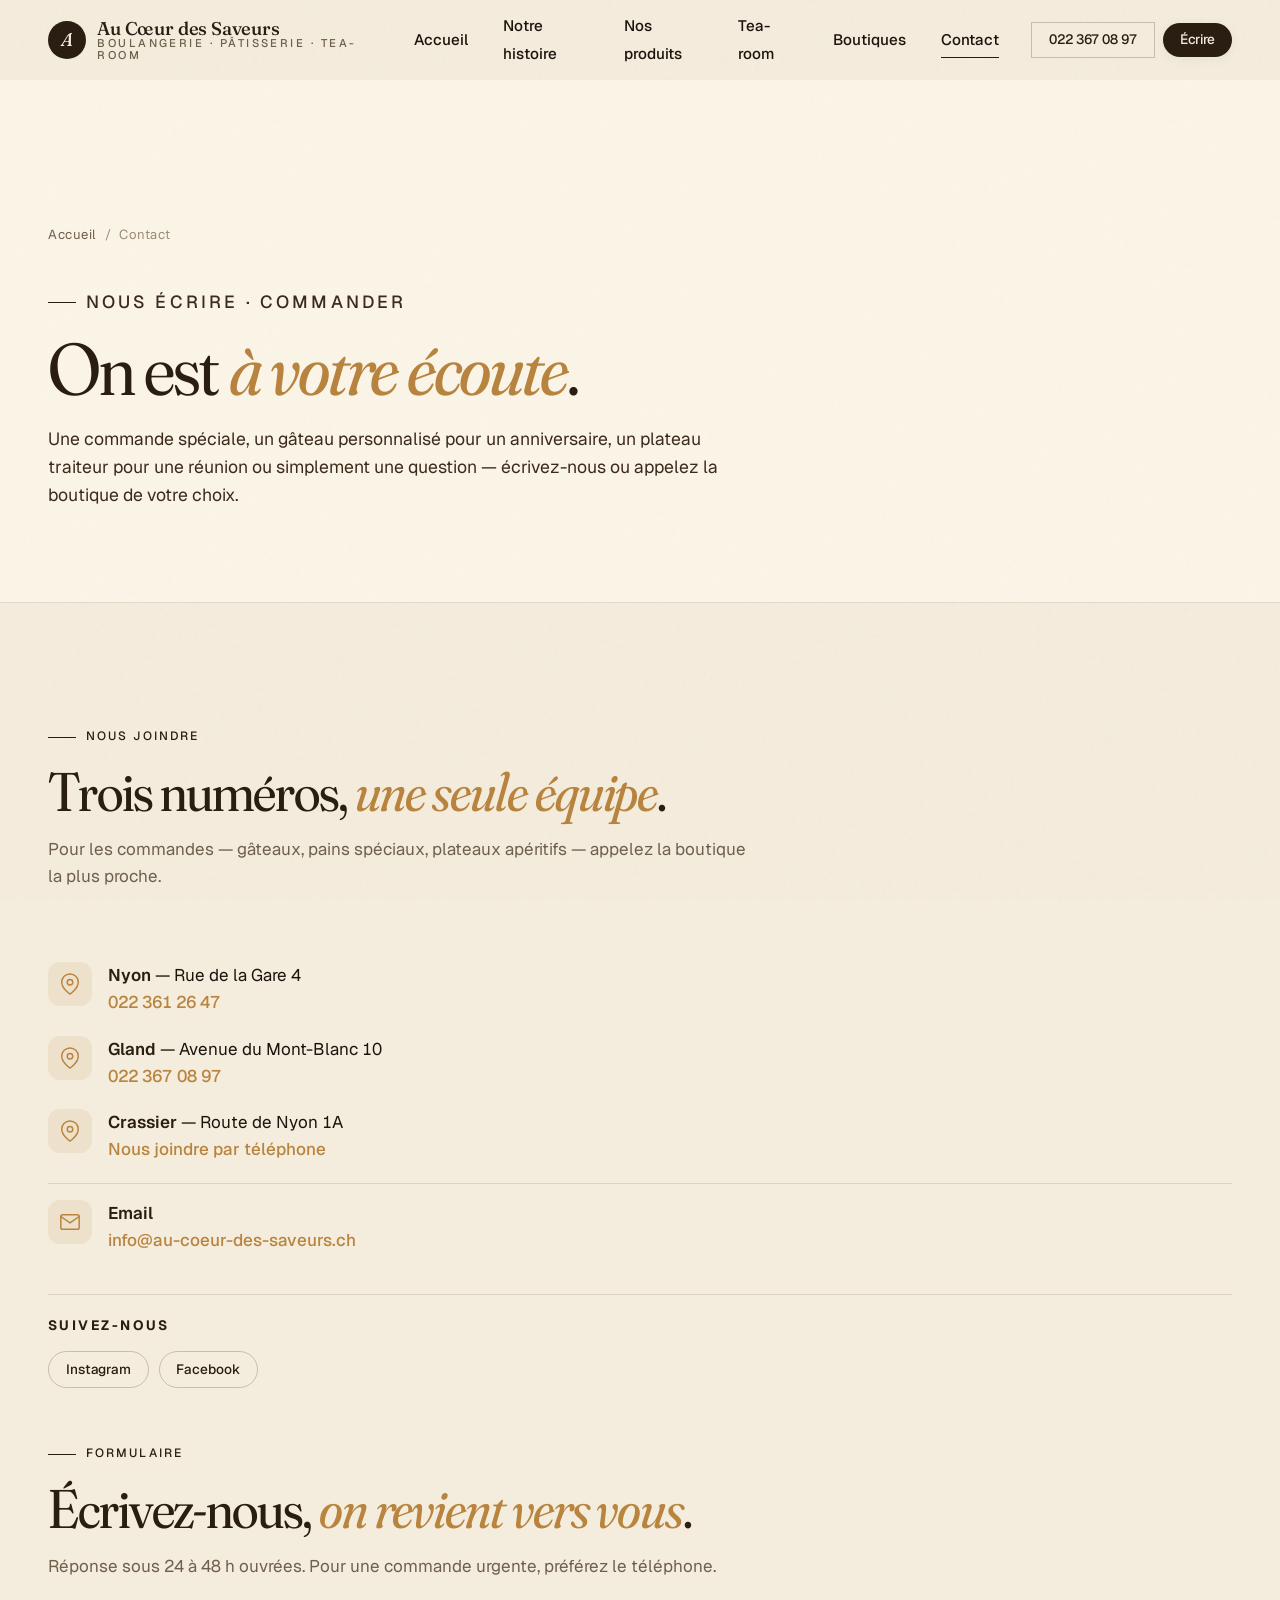
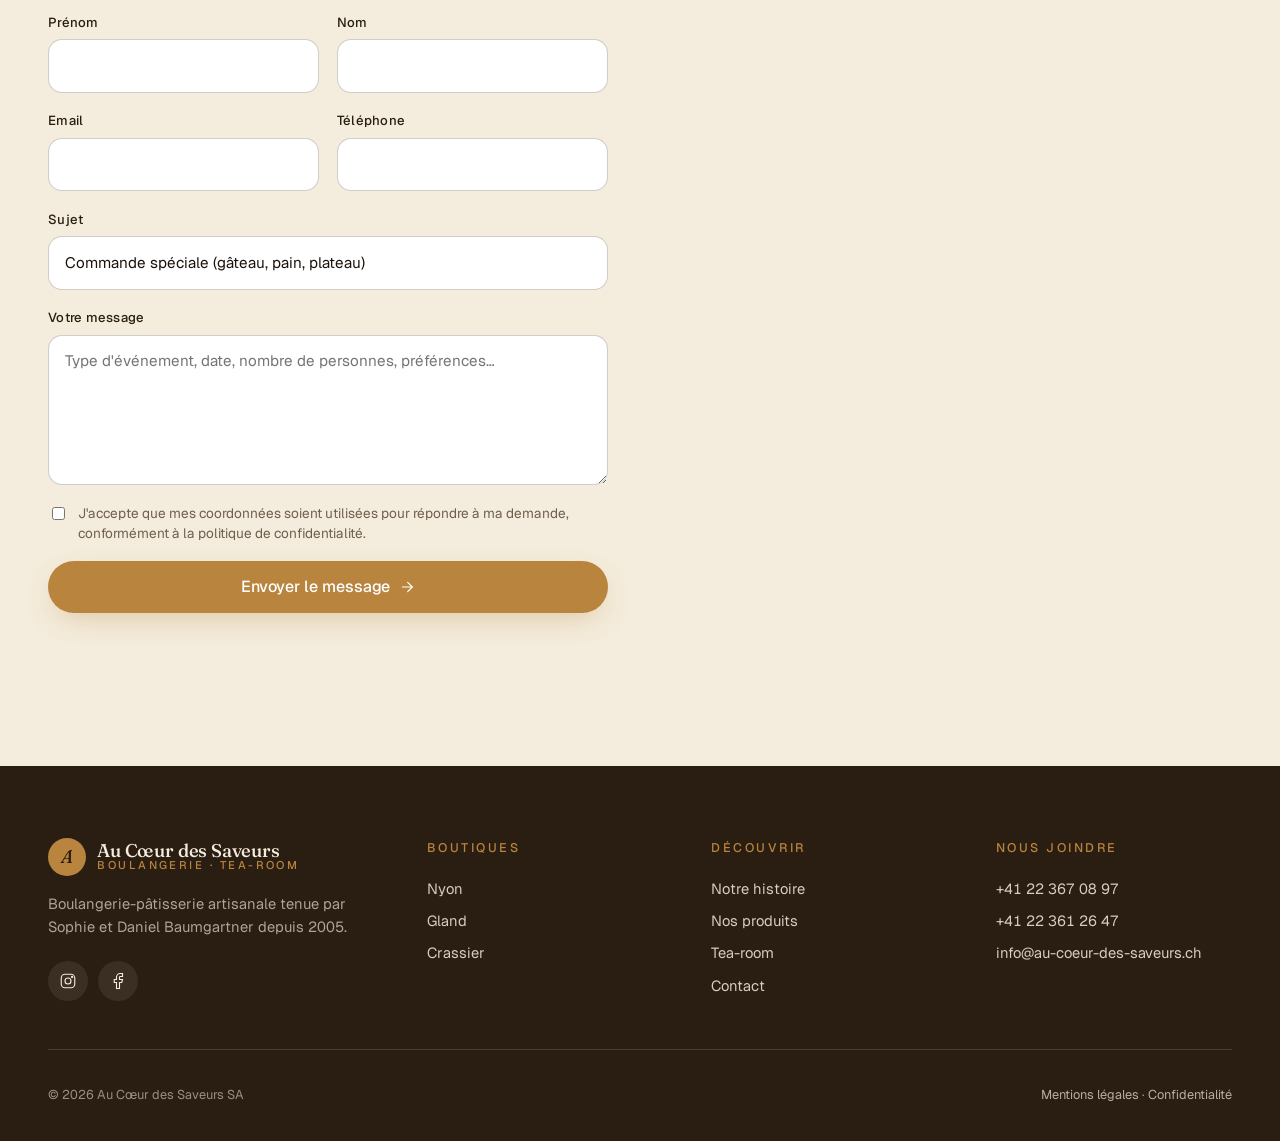
<file: contact.html>
<!doctype html>
<html lang="fr-CH">
<head>
  <meta charset="utf-8" />
  <meta name="viewport" content="width=device-width, initial-scale=1, viewport-fit=cover" />
  <title>Contact — Au Cœur des Saveurs · Boulangerie à Nyon, Gland, Crassier</title>
  <meta name="description" content="Nous écrire ou nous appeler. Commandes spéciales, gâteaux personnalisés, plateaux traiteur, demandes professionnelles — Au Cœur des Saveurs, La Côte vaudoise." />
  <meta name="theme-color" content="#F4ECDC" />
  <link rel="canonical" href="https://www.au-coeur-des-saveurs.ch/contact.html" />
  <link rel="preconnect" href="https://fonts.googleapis.com" />
  <link rel="preconnect" href="https://fonts.gstatic.com" crossorigin />
  <link href="https://fonts.googleapis.com/css2?family=Fraunces:ital,opsz,wght@0,9..144,300..600;1,9..144,300..600&family=Geist:wght@300..600&family=Geist+Mono:wght@400;500&display=swap" rel="stylesheet" />
  <link rel="stylesheet" href="assets/css/styles.css" />
  <link rel="icon" href="data:image/svg+xml,%3Csvg xmlns='http://www.w3.org/2000/svg' viewBox='0 0 32 32'%3E%3Crect width='32' height='32' rx='16' fill='%232A1D11'/%3E%3Ctext x='50%25' y='62%25' font-family='Georgia,serif' font-style='italic' font-size='18' fill='%23F4ECDC' text-anchor='middle'%3EA%3C/text%3E%3C/svg%3E" />
</head>
<body>

  <header class="site-header">
    <div class="container">
      <nav class="nav" aria-label="Navigation principale">
        <a class="brand" href="index.html"><span class="brand-mark"><em>A</em></span><span class="brand-name">Au Cœur des Saveurs<span>Boulangerie · Pâtisserie · Tea-room</span></span></a>
        <ul class="nav-links">
          <li><a data-nav-link href="index.html">Accueil</a></li>
          <li><a data-nav-link href="notre-histoire.html">Notre histoire</a></li>
          <li><a data-nav-link href="nos-produits.html">Nos produits</a></li>
          <li><a data-nav-link href="tea-room.html">Tea-room</a></li>
          <li><a data-nav-link href="nos-boutiques.html">Boutiques</a></li>
          <li><a data-nav-link href="contact.html">Contact</a></li>
        </ul>
        <div class="nav-cta">
          <a class="btn btn--ghost btn--sm btn--text" href="tel:+41223670897">022 367 08 97</a>
          <a class="btn btn--primary btn--sm" href="#form">Écrire</a>
          <button class="nav-toggle" data-nav-toggle aria-label="Ouvrir le menu"><svg viewBox="0 0 24 24" fill="none" stroke="currentColor" stroke-width="1.8" stroke-linecap="round" aria-hidden="true"><line x1="4" y1="8" x2="20" y2="8"/><line x1="4" y1="16" x2="20" y2="16"/></svg></button>
        </div>
      </nav>
    </div>
  </header>

  <div class="mobile-drawer" data-mobile-drawer>
    <div class="container">
      <div class="mobile-drawer__head">
        <a class="brand" href="index.html"><span class="brand-mark"><em>A</em></span><span class="brand-name">Au Cœur des Saveurs<span>Boulangerie · Tea-room</span></span></a>
        <button class="nav-toggle" data-mobile-close aria-label="Fermer"><svg viewBox="0 0 24 24" fill="none" stroke="currentColor" stroke-width="1.8" stroke-linecap="round" aria-hidden="true"><line x1="6" y1="6" x2="18" y2="18"/><line x1="6" y1="18" x2="18" y2="6"/></svg></button>
      </div>
      <ul class="mobile-drawer__list">
        <li><a href="index.html">Accueil</a></li>
        <li><a href="notre-histoire.html">Notre histoire</a></li>
        <li><a href="nos-produits.html">Nos produits</a></li>
        <li><a href="tea-room.html">Tea-room</a></li>
        <li><a href="nos-boutiques.html">Boutiques</a></li>
        <li><a href="contact.html">Contact</a></li>
      </ul>
      <div class="mobile-drawer__cta">
        <a class="btn btn--accent btn--lg" href="tel:+41223670897">Nous appeler</a>
        <a class="btn btn--ghost btn--lg" href="mailto:info@au-coeur-des-saveurs.ch">Écrire un email</a>
      </div>
    </div>
  </div>

  <main>

    <section class="page-hero">
      <div class="container">
        <nav class="breadcrumbs reveal" aria-label="Fil d'Ariane">
          <a href="index.html">Accueil</a> <span>/</span> <span>Contact</span>
        </nav>
        <p class="eyebrow reveal">Nous écrire · Commander</p>
        <h1 class="reveal">On est <em class="italic-display">à votre écoute</em>.</h1>
        <p class="reveal">Une commande spéciale, un gâteau personnalisé pour un anniversaire, un plateau traiteur pour une réunion ou simplement une question — écrivez-nous ou appelez la boutique de votre choix.</p>
      </div>
    </section>

    <section class="section section--cream" id="form">
      <div class="container">
        <div style="display:grid; gap: 3rem; grid-template-columns: 1fr;">
          <div style="display:grid; gap: clamp(2rem, 5vw, 5rem); grid-template-columns: 1fr;">

            <div class="reveal" style="display:grid; gap: 2.5rem;">
              <div>
                <p class="eyebrow">Nous joindre</p>
                <h2>Trois numéros, <em class="italic-display">une seule équipe</em>.</h2>
                <p style="margin-top:1rem;">Pour les commandes — gâteaux, pains spéciaux, plateaux apéritifs — appelez la boutique la plus proche.</p>
              </div>

              <ul style="display:grid; gap: 1.2rem; margin-top: 1rem;">
                <li style="display:grid; grid-template-columns: auto 1fr; gap: 1rem; align-items: start;">
                  <span class="trust-item__icon" style="margin: 0;"><svg viewBox="0 0 24 24" fill="none" stroke="currentColor" stroke-width="1.6" stroke-linecap="round" stroke-linejoin="round" aria-hidden="true"><path d="M21 10c0 7-9 13-9 13S3 17 3 10a9 9 0 1 1 18 0z"/><circle cx="12" cy="10" r="3"/></svg></span>
                  <div>
                    <strong style="color:var(--espresso); font-weight:600;">Nyon</strong> — Rue de la Gare 4<br>
                    <a href="tel:+41223612647" style="color:var(--wheat); font-weight:500;">022 361 26 47</a>
                  </div>
                </li>
                <li style="display:grid; grid-template-columns: auto 1fr; gap: 1rem; align-items: start;">
                  <span class="trust-item__icon" style="margin: 0;"><svg viewBox="0 0 24 24" fill="none" stroke="currentColor" stroke-width="1.6" stroke-linecap="round" stroke-linejoin="round" aria-hidden="true"><path d="M21 10c0 7-9 13-9 13S3 17 3 10a9 9 0 1 1 18 0z"/><circle cx="12" cy="10" r="3"/></svg></span>
                  <div>
                    <strong style="color:var(--espresso); font-weight:600;">Gland</strong> — Avenue du Mont-Blanc 10<br>
                    <a href="tel:+41223670897" style="color:var(--wheat); font-weight:500;">022 367 08 97</a>
                  </div>
                </li>
                <li style="display:grid; grid-template-columns: auto 1fr; gap: 1rem; align-items: start;">
                  <span class="trust-item__icon" style="margin: 0;"><svg viewBox="0 0 24 24" fill="none" stroke="currentColor" stroke-width="1.6" stroke-linecap="round" stroke-linejoin="round" aria-hidden="true"><path d="M21 10c0 7-9 13-9 13S3 17 3 10a9 9 0 1 1 18 0z"/><circle cx="12" cy="10" r="3"/></svg></span>
                  <div>
                    <strong style="color:var(--espresso); font-weight:600;">Crassier</strong> — Route de Nyon 1A<br>
                    <a href="tel:+41223670897" style="color:var(--wheat); font-weight:500;">Nous joindre par téléphone</a>
                  </div>
                </li>
                <li style="display:grid; grid-template-columns: auto 1fr; gap: 1rem; align-items: start; padding-top:1rem; border-top:1px solid var(--line);">
                  <span class="trust-item__icon" style="margin: 0;"><svg viewBox="0 0 24 24" fill="none" stroke="currentColor" stroke-width="1.6" stroke-linecap="round" stroke-linejoin="round" aria-hidden="true"><path d="M4 4h16c1.1 0 2 .9 2 2v12c0 1.1-.9 2-2 2H4c-1.1 0-2-.9-2-2V6c0-1.1.9-2 2-2z"/><path d="m22 6-10 7L2 6"/></svg></span>
                  <div>
                    <strong style="color:var(--espresso); font-weight:600;">Email</strong><br>
                    <a href="mailto:info@au-coeur-des-saveurs.ch" style="color:var(--wheat); font-weight:500;">info@au-coeur-des-saveurs.ch</a>
                  </div>
                </li>
              </ul>

              <div style="padding-top:1rem; border-top:1px solid var(--line);">
                <strong style="color:var(--espresso); font-size:0.85rem; letter-spacing:0.18em; text-transform: uppercase;">Suivez-nous</strong>
                <div style="display:flex; gap:0.6rem; margin-top:0.8rem;">
                  <a class="btn btn--ghost btn--sm" href="https://www.instagram.com/au_coeur_des_saveurs/" target="_blank" rel="noopener">Instagram</a>
                  <a class="btn btn--ghost btn--sm" href="https://www.facebook.com/p/Au-Coeur-des-Saveurs-100063488143464/" target="_blank" rel="noopener">Facebook</a>
                </div>
              </div>
            </div>

          </div>

          <div class="reveal">
            <div class="section-head" style="margin-bottom:2rem;">
              <p class="eyebrow">Formulaire</p>
              <h2>Écrivez-nous, <em class="italic-display">on revient vers vous</em>.</h2>
              <p style="margin-top:0.8rem;">Réponse sous 24 à 48 h ouvrées. Pour une commande urgente, préférez le téléphone.</p>
            </div>
            <form class="form" data-form novalidate>
              <div class="field-row">
                <div class="field">
                  <label for="firstname">Prénom</label>
                  <input type="text" id="firstname" name="firstname" autocomplete="given-name" />
                </div>
                <div class="field">
                  <label for="lastname">Nom</label>
                  <input type="text" id="lastname" name="lastname" autocomplete="family-name" />
                </div>
              </div>
              <div class="field-row">
                <div class="field">
                  <label for="email">Email</label>
                  <input type="email" id="email" name="email" autocomplete="email" required />
                </div>
                <div class="field">
                  <label for="phone">Téléphone</label>
                  <input type="tel" id="phone" name="phone" autocomplete="tel" />
                </div>
              </div>
              <div class="field">
                <label for="topic">Sujet</label>
                <select id="topic" name="topic">
                  <option>Commande spéciale (gâteau, pain, plateau)</option>
                  <option>Demande professionnelle / restauration</option>
                  <option>Question générale</option>
                  <option>Autre</option>
                </select>
              </div>
              <div class="field">
                <label for="message">Votre message</label>
                <textarea id="message" name="message" rows="5" placeholder="Type d'événement, date, nombre de personnes, préférences…" required></textarea>
              </div>
              <label class="consent">
                <input type="checkbox" name="consent" required />
                <span>J'accepte que mes coordonnées soient utilisées pour répondre à ma demande, conformément à la politique de confidentialité.</span>
              </label>
              <button type="submit" class="btn btn--accent btn--lg">Envoyer le message
                <svg viewBox="0 0 24 24" fill="none" stroke="currentColor" stroke-width="1.8" stroke-linecap="round" aria-hidden="true"><path d="M5 12h14M13 5l7 7-7 7"/></svg>
              </button>
              <p data-form-status role="status" aria-live="polite" style="font-size:0.9rem; min-height:1.4em; margin: 0;"></p>
            </form>
          </div>
        </div>
      </div>
    </section>

  </main>

  <footer class="site-footer">
    <div class="container">
      <div class="footer-grid">
        <div class="footer-brand">
          <a class="brand" href="index.html"><span class="brand-mark"><em>A</em></span><span class="brand-name" style="color:var(--cream);">Au Cœur des Saveurs<span style="color:var(--wheat);">Boulangerie · Tea-room</span></span></a>
          <p>Boulangerie-pâtisserie artisanale tenue par Sophie et Daniel Baumgartner depuis 2005.</p>
          <div class="footer-socials">
            <a href="https://www.instagram.com/au_coeur_des_saveurs/" target="_blank" rel="noopener" aria-label="Instagram"><svg viewBox="0 0 24 24" fill="none" stroke="currentColor" stroke-width="1.5" stroke-linecap="round" aria-hidden="true"><rect x="3" y="3" width="18" height="18" rx="5"/><circle cx="12" cy="12" r="4"/><circle cx="17.5" cy="6.5" r="0.8" fill="currentColor"/></svg></a>
            <a href="https://www.facebook.com/p/Au-Coeur-des-Saveurs-100063488143464/" target="_blank" rel="noopener" aria-label="Facebook"><svg viewBox="0 0 24 24" fill="none" stroke="currentColor" stroke-width="1.5" stroke-linecap="round" aria-hidden="true"><path d="M18 2h-3a5 5 0 0 0-5 5v3H7v4h3v8h4v-8h3l1-4h-4V7a1 1 0 0 1 1-1h3z"/></svg></a>
          </div>
        </div>
        <div class="footer-col"><h4>Boutiques</h4><ul><li><a href="nos-boutiques.html#nyon">Nyon</a></li><li><a href="nos-boutiques.html#gland">Gland</a></li><li><a href="nos-boutiques.html#crassier">Crassier</a></li></ul></div>
        <div class="footer-col"><h4>Découvrir</h4><ul><li><a href="notre-histoire.html">Notre histoire</a></li><li><a href="nos-produits.html">Nos produits</a></li><li><a href="tea-room.html">Tea-room</a></li><li><a href="contact.html">Contact</a></li></ul></div>
        <div class="footer-col"><h4>Nous joindre</h4><ul><li><a href="tel:+41223670897">+41 22 367 08 97</a></li><li><a href="tel:+41223612647">+41 22 361 26 47</a></li><li><a href="mailto:info@au-coeur-des-saveurs.ch">info@au-coeur-des-saveurs.ch</a></li></ul></div>
      </div>
      <div class="footer-bottom"><span>© <span id="year">2026</span> Au Cœur des Saveurs SA</span><span><a href="#">Mentions légales</a> · <a href="#">Confidentialité</a></span></div>
    </div>
  </footer>

  <div class="sticky-mobile" data-sticky-mobile>
    <a href="tel:+41223670897"><svg viewBox="0 0 24 24" fill="none" stroke="currentColor" stroke-width="1.8" stroke-linecap="round" aria-hidden="true"><path d="M22 16.92v3a2 2 0 0 1-2.18 2 19.86 19.86 0 0 1-8.63-3.07 19.5 19.5 0 0 1-6-6A19.86 19.86 0 0 1 2.12 4.18 2 2 0 0 1 4.11 2h3a2 2 0 0 1 2 1.72c.13.96.36 1.9.7 2.81a2 2 0 0 1-.45 2.11L8.09 9.91a16 16 0 0 0 6 6l1.27-1.27a2 2 0 0 1 2.11-.45c.91.34 1.85.57 2.81.7a2 2 0 0 1 1.72 2z"/></svg>Appeler</a>
    <a href="#form" class="primary">Écrire <svg viewBox="0 0 24 24" fill="none" stroke="currentColor" stroke-width="1.8" stroke-linecap="round" aria-hidden="true"><path d="M5 12h14M13 5l7 7-7 7"/></svg></a>
  </div>

  <script>document.getElementById('year').textContent = new Date().getFullYear();</script>
  <script src="assets/js/main.js" defer></script>
</body>
</html>
</file>
<file: assets/css/styles.css>
/* =============================================================
   Au Cœur des Saveurs — Design system
   Boulangerie · Pâtisserie · Tea-room — Nyon · Gland · Crassier
   ============================================================= */

/* ---------- 1. Tokens ---------- */
:root {
  /* Surfaces */
  --cream: #F4ECDC;
  --ivory: #FBF5E8;
  --paper: #FFFFFF;

  /* Brand */
  --espresso: #2A1D11;
  --espresso-soft: #3C2A1C;
  --wheat: #B8843E;
  --wheat-hover: #A0712F;
  --wheat-soft: rgba(184, 132, 62, 0.10);
  --brick: #A03A2C;
  --brick-hover: #862F23;

  /* Text */
  --ink: #1B130C;
  --mute: #6F5F4D;
  --mute-soft: #9C8B76;

  /* Lines & shadows */
  --line: rgba(42, 29, 17, 0.12);
  --line-strong: rgba(42, 29, 17, 0.22);
  --shadow-soft: 0 2px 12px rgba(42, 29, 17, 0.05);
  --shadow-card: 0 14px 40px -18px rgba(42, 29, 17, 0.18);
  --shadow-cta: 0 10px 30px -10px rgba(184, 132, 62, 0.45);

  /* Radii */
  --r-sm: 6px;
  --r-md: 14px;
  --r-lg: 22px;
  --r-xl: 32px;

  /* Typography */
  --font-display: 'Fraunces', 'Cormorant Garamond', Georgia, serif;
  --font-body: 'Geist', 'Inter', -apple-system, BlinkMacSystemFont, 'Segoe UI', sans-serif;
  --font-mono: 'Geist Mono', 'JetBrains Mono', ui-monospace, monospace;

  /* Motion */
  --ease-out: cubic-bezier(0.22, 1, 0.36, 1);
  --ease-in-out: cubic-bezier(0.65, 0, 0.35, 1);
  --t-fast: 180ms;
  --t-base: 320ms;
  --t-slow: 600ms;

  /* Layout */
  --container: 1280px;
  --gutter: clamp(1rem, 4vw, 3rem);
  --section-y: clamp(4.5rem, 9vw, 8rem);
}

/* ---------- 2. Reset ---------- */
*, *::before, *::after { box-sizing: border-box; }
html { -webkit-text-size-adjust: 100%; scroll-behavior: smooth; }
body {
  margin: 0;
  background: var(--cream);
  color: var(--ink);
  font-family: var(--font-body);
  font-size: 17px;
  line-height: 1.6;
  font-feature-settings: 'ss01', 'cv11';
  font-variant-numeric: tabular-nums;
  -webkit-font-smoothing: antialiased;
  -moz-osx-font-smoothing: grayscale;
}
img, svg, picture, video { max-width: 100%; display: block; }
img { height: auto; }
a { color: inherit; text-decoration: none; }
button { font: inherit; cursor: pointer; border: 0; background: none; color: inherit; }
input, textarea, select { font: inherit; color: inherit; }
ul, ol { list-style: none; padding: 0; margin: 0; }
:focus-visible { outline: 2px solid var(--wheat); outline-offset: 3px; border-radius: 4px; }

::selection { background: var(--espresso); color: var(--cream); }

/* Subtle fixed grain — agency-grade tactile feel */
body::before {
  content: "";
  position: fixed; inset: 0;
  background-image: url("data:image/svg+xml,%3Csvg viewBox='0 0 200 200' xmlns='http://www.w3.org/2000/svg'%3E%3Cfilter id='n'%3E%3CfeTurbulence type='fractalNoise' baseFrequency='0.85' numOctaves='2'/%3E%3C/filter%3E%3Crect width='100%25' height='100%25' filter='url(%23n)' opacity='0.55'/%3E%3C/svg%3E");
  opacity: 0.05;
  pointer-events: none;
  z-index: 9999;
  mix-blend-mode: multiply;
}

/* ---------- 3. Typography ---------- */
.eyebrow {
  display: inline-flex;
  align-items: center;
  gap: 0.6rem;
  font-family: var(--font-body);
  font-size: 12px;
  font-weight: 500;
  letter-spacing: 0.18em;
  text-transform: uppercase;
  color: var(--espresso);
  margin: 0 0 1rem;
}
.eyebrow::before {
  content: "";
  width: 28px; height: 1px;
  background: var(--espresso);
  display: inline-block;
}

h1, h2, h3, h4 {
  font-family: var(--font-display);
  font-weight: 400;
  font-variation-settings: 'opsz' 144, 'SOFT' 50;
  color: var(--espresso);
  margin: 0 0 1rem;
  letter-spacing: -0.02em;
  text-wrap: balance;
}
h1 {
  font-size: clamp(2.6rem, 6vw, 4.6rem);
  line-height: 1;
  font-weight: 380;
  letter-spacing: -0.03em;
}
h2 {
  font-size: clamp(2rem, 4.4vw, 3.4rem);
  line-height: 1.05;
  font-weight: 400;
}
h3 {
  font-size: clamp(1.25rem, 1.8vw, 1.6rem);
  line-height: 1.2;
  font-weight: 500;
  letter-spacing: -0.015em;
}

p { color: var(--mute); max-width: 65ch; margin: 0 0 1rem; }
p.lead { font-size: 1.18rem; color: var(--espresso-soft); line-height: 1.55; }

em.italic-display { font-family: var(--font-display); font-style: italic; font-weight: 400; color: var(--wheat); }

.eyebrow.on-dark, .on-dark .eyebrow { color: var(--cream); }
.on-dark .eyebrow::before { background: var(--cream); }
.on-dark h1, .on-dark h2, .on-dark h3 { color: var(--cream); }
.on-dark p { color: rgba(244, 236, 220, 0.78); }

/* ---------- 4. Layout primitives ---------- */
.container { width: 100%; max-width: var(--container); margin: 0 auto; padding: 0 var(--gutter); }
.section { padding: var(--section-y) 0; position: relative; }
.section--cream { background: var(--cream); }
.section--ivory { background: var(--ivory); }
.section--espresso { background: var(--espresso); color: var(--cream); }
.section--espresso h2, .section--espresso h3 { color: var(--cream); }
.section--espresso p { color: rgba(244, 236, 220, 0.78); }

.section-head { max-width: 720px; margin: 0 0 3rem; }
.section-head--center { margin: 0 auto 3rem; text-align: center; }
.section-head--center .eyebrow { justify-content: center; }

/* Decorative dotted divider */
.divider-dot { display: flex; align-items: center; gap: 1rem; color: var(--mute-soft); font-size: 12px; letter-spacing: 0.2em; text-transform: uppercase; }
.divider-dot::before, .divider-dot::after { content: ""; flex: 1; height: 1px; background: var(--line); }

/* ---------- 5. Header / Nav ---------- */
.site-header {
  position: sticky;
  top: 0;
  z-index: 100;
  background: rgba(244, 236, 220, 0.0);
  transition: background var(--t-base) var(--ease-out), box-shadow var(--t-base) var(--ease-out), backdrop-filter var(--t-base);
}
.site-header.is-scrolled {
  background: rgba(244, 236, 220, 0.85);
  backdrop-filter: saturate(1.1) blur(12px);
  -webkit-backdrop-filter: saturate(1.1) blur(12px);
  box-shadow: 0 1px 0 var(--line);
}
.nav {
  display: flex;
  align-items: center;
  justify-content: space-between;
  height: 80px;
  gap: 2rem;
}
.brand {
  display: inline-flex;
  align-items: center;
  gap: 0.7rem;
  font-family: var(--font-display);
  font-size: 1.15rem;
  font-weight: 500;
  letter-spacing: -0.01em;
  color: var(--espresso);
}
.brand-mark {
  width: 38px; height: 38px;
  border-radius: 50%;
  background: var(--espresso);
  color: var(--cream);
  display: grid; place-items: center;
  font-family: var(--font-display);
  font-style: italic;
  font-size: 1.15rem;
  font-weight: 500;
  flex-shrink: 0;
}
.brand-name { display: flex; flex-direction: column; line-height: 1.05; }
.brand-name span { font-size: 0.7rem; letter-spacing: 0.22em; text-transform: uppercase; color: var(--mute); font-family: var(--font-body); font-weight: 500; }

.nav-links {
  display: flex;
  align-items: center;
  gap: 2.2rem;
}
.nav-links a {
  position: relative;
  font-size: 0.95rem;
  font-weight: 500;
  color: var(--ink);
  padding: 0.4rem 0;
  transition: color var(--t-fast);
}
.nav-links a::after {
  content: "";
  position: absolute;
  left: 0; bottom: -2px;
  width: 0; height: 1px;
  background: var(--espresso);
  transition: width var(--t-base) var(--ease-out);
}
.nav-links a:hover { color: var(--espresso); }
.nav-links a:hover::after { width: 100%; }
.nav-links a.is-active::after { width: 100%; }

.nav-cta { display: inline-flex; align-items: center; gap: 0.5rem; }
.nav-toggle {
  display: none;
  width: 44px; height: 44px;
  border-radius: 50%;
  border: 1px solid var(--line);
  background: var(--ivory);
  align-items: center; justify-content: center;
}
.nav-toggle svg { width: 20px; height: 20px; }

@media (max-width: 960px) {
  .nav-links, .nav-cta .btn--text { display: none; }
  .nav-toggle { display: inline-flex; }
}

/* Mobile drawer */
.mobile-drawer {
  position: fixed;
  inset: 0;
  background: var(--cream);
  z-index: 200;
  padding: var(--gutter);
  transform: translateY(-100%);
  transition: transform var(--t-base) var(--ease-out);
  overflow-y: auto;
}
.mobile-drawer.is-open { transform: translateY(0); }
.mobile-drawer__head { display: flex; align-items: center; justify-content: space-between; height: 80px; }
.mobile-drawer__list { margin-top: 3rem; display: flex; flex-direction: column; gap: 0.5rem; }
.mobile-drawer__list a {
  font-family: var(--font-display);
  font-size: 2rem;
  letter-spacing: -0.02em;
  padding: 0.7rem 0;
  border-bottom: 1px solid var(--line);
  color: var(--espresso);
}
.mobile-drawer__cta { margin-top: 2rem; display: flex; flex-direction: column; gap: 1rem; }
.mobile-drawer__contact { margin-top: 3rem; color: var(--mute); font-size: 0.92rem; line-height: 1.7; }
.mobile-drawer__contact a { color: var(--espresso); font-weight: 500; }

/* ---------- 6. Buttons ---------- */
.btn {
  display: inline-flex;
  align-items: center;
  justify-content: center;
  gap: 0.55rem;
  padding: 0.95rem 1.4rem;
  border-radius: 999px;
  font-size: 0.95rem;
  font-weight: 500;
  letter-spacing: -0.005em;
  transition: transform var(--t-fast) var(--ease-out), box-shadow var(--t-fast), background var(--t-fast), color var(--t-fast);
  white-space: nowrap;
  line-height: 1;
}
.btn:active { transform: translateY(1px) scale(0.99); }
.btn svg { width: 16px; height: 16px; }

.btn--primary { background: var(--espresso); color: var(--cream); box-shadow: var(--shadow-soft); }
.btn--primary:hover { background: var(--espresso-soft); box-shadow: 0 12px 30px -12px rgba(42, 29, 17, 0.45); transform: translateY(-1px); }

.btn--accent { background: var(--wheat); color: var(--paper); box-shadow: var(--shadow-cta); }
.btn--accent:hover { background: var(--wheat-hover); transform: translateY(-1px); }

.btn--ghost { background: transparent; color: var(--espresso); border: 1px solid var(--line-strong); }
.btn--ghost:hover { background: var(--espresso); color: var(--cream); border-color: var(--espresso); }

.btn--text {
  padding: 0;
  background: transparent;
  color: var(--espresso);
  border-radius: 0;
  font-weight: 500;
}
.btn--text .arrow { transition: transform var(--t-base) var(--ease-out); }
.btn--text:hover .arrow { transform: translateX(4px); }

.btn--sm { padding: 0.65rem 1.05rem; font-size: 0.85rem; }
.btn--lg { padding: 1.1rem 1.7rem; font-size: 1rem; }

/* ---------- 7. Hero ---------- */
.hero {
  min-height: 100dvh;
  padding-top: 2rem;
  padding-bottom: var(--section-y);
  display: flex;
  align-items: center;
  position: relative;
  overflow: hidden;
}
.hero__grid {
  display: grid;
  grid-template-columns: 1fr;
  gap: 3rem;
  align-items: center;
  width: 100%;
}
@media (min-width: 960px) {
  .hero__grid { grid-template-columns: 1.05fr 0.95fr; gap: clamp(2rem, 5vw, 5rem); }
}
.hero__copy { max-width: 620px; }
.hero h1 .accent {
  font-style: italic;
  color: var(--wheat);
  font-weight: 380;
}
.hero__lead {
  font-size: clamp(1rem, 1.4vw, 1.18rem);
  color: var(--espresso-soft);
  line-height: 1.6;
  max-width: 52ch;
  margin: 1.5rem 0 2.2rem;
}
.hero__ctas {
  display: flex; flex-wrap: wrap; gap: 0.8rem;
  margin-bottom: 2.2rem;
}
.hero__trust {
  display: flex; flex-wrap: wrap; gap: 1.2rem 2rem;
  font-size: 0.85rem;
  color: var(--mute);
  letter-spacing: 0.02em;
  align-items: center;
}
.hero__trust span { display: inline-flex; align-items: center; gap: 0.4rem; }
.hero__trust svg { width: 16px; height: 16px; color: var(--wheat); }

.hero__visual {
  position: relative;
  aspect-ratio: 4 / 5;
  border-radius: var(--r-xl);
  overflow: hidden;
  box-shadow: var(--shadow-card);
  background: var(--espresso);
}
.hero__visual img { width: 100%; height: 100%; object-fit: cover; transition: transform 8s var(--ease-out); }
.hero__visual:hover img { transform: scale(1.04); }
.hero__visual::after {
  content: "";
  position: absolute; inset: 0;
  background: linear-gradient(180deg, transparent 50%, rgba(42, 29, 17, 0.45) 100%);
  pointer-events: none;
}
.hero__visual-tag {
  position: absolute;
  bottom: 1.5rem; left: 1.5rem; right: 1.5rem;
  display: flex; align-items: center; justify-content: space-between; gap: 1rem;
  color: var(--cream);
  font-size: 0.85rem;
  letter-spacing: 0.04em;
}
.hero__visual-tag em { font-family: var(--font-display); font-style: italic; font-size: 1.1rem; font-weight: 500; }

.hero__strip {
  position: absolute;
  left: 0; right: 0; bottom: 0;
  border-top: 1px solid var(--line);
  background: rgba(244, 236, 220, 0.6);
  backdrop-filter: blur(8px);
  -webkit-backdrop-filter: blur(8px);
}
.hero__strip-inner {
  display: flex; align-items: center; justify-content: space-between; gap: 1rem;
  padding: 0.9rem var(--gutter);
  font-size: 0.85rem; color: var(--espresso);
  letter-spacing: 0.02em;
}
.hero__strip-inner > span { display: inline-flex; align-items: center; gap: 0.5rem; }
@media (max-width: 720px) { .hero__strip-inner > span:nth-child(n+3) { display: none; } }

/* ---------- 8. Reassurance band ---------- */
.trust-band {
  border-top: 1px solid var(--line);
  border-bottom: 1px solid var(--line);
  background: var(--ivory);
  padding: 3rem 0;
}
.trust-grid {
  display: grid;
  grid-template-columns: repeat(2, 1fr);
  gap: 2.5rem 2rem;
}
@media (min-width: 800px) { .trust-grid { grid-template-columns: repeat(4, 1fr); } }
.trust-item__icon {
  width: 44px; height: 44px;
  display: grid; place-items: center;
  border-radius: 12px;
  background: var(--wheat-soft);
  color: var(--wheat);
  margin-bottom: 1rem;
}
.trust-item__icon svg { width: 22px; height: 22px; }
.trust-item h3 { font-family: var(--font-body); font-size: 1rem; font-weight: 600; color: var(--espresso); margin-bottom: 0.35rem; letter-spacing: 0; }
.trust-item p { font-size: 0.92rem; line-height: 1.55; margin: 0; color: var(--mute); }

/* ---------- 9. Métiers / Services (asymmetric grid) ---------- */
.metiers-grid {
  display: grid;
  grid-template-columns: 1fr;
  gap: 1.2rem;
}
@media (min-width: 960px) {
  .metiers-grid {
    grid-template-columns: 1.4fr 1fr;
    grid-template-rows: auto auto;
    gap: 1.4rem;
  }
  .metier-card--feature { grid-row: span 2; }
}
.metier-card {
  position: relative;
  border-radius: var(--r-lg);
  overflow: hidden;
  background: var(--espresso);
  color: var(--cream);
  min-height: 280px;
  display: flex; flex-direction: column; justify-content: flex-end;
  padding: 2rem;
  isolation: isolate;
  transition: transform var(--t-base) var(--ease-out);
}
.metier-card:hover { transform: translateY(-4px); }
.metier-card__bg {
  position: absolute; inset: 0;
  z-index: -1;
  overflow: hidden;
}
.metier-card__bg img {
  width: 100%; height: 100%; object-fit: cover;
  transition: transform 1.2s var(--ease-out);
  opacity: 0.62;
}
.metier-card:hover .metier-card__bg img { transform: scale(1.06); opacity: 0.7; }
.metier-card__bg::after {
  content: "";
  position: absolute; inset: 0;
  background: linear-gradient(180deg, rgba(42, 29, 17, 0.2) 0%, rgba(42, 29, 17, 0.85) 90%);
}
.metier-card__num {
  font-family: var(--font-mono);
  font-size: 0.78rem;
  letter-spacing: 0.18em;
  color: rgba(244, 236, 220, 0.6);
  margin-bottom: auto;
}
.metier-card h3 {
  font-size: clamp(1.6rem, 2.6vw, 2.4rem);
  font-weight: 400;
  color: var(--cream);
  margin: 0 0 0.4rem;
}
.metier-card p { color: rgba(244, 236, 220, 0.78); font-size: 0.95rem; max-width: 38ch; }
.metier-card--feature { min-height: 460px; }
.metier-card--feature h3 { font-size: clamp(2rem, 3.4vw, 3rem); }
.metier-card__link {
  margin-top: 1.2rem;
  display: inline-flex; align-items: center; gap: 0.5rem;
  font-size: 0.92rem; font-weight: 500;
  color: var(--cream);
}
.metier-card__link .arrow { transition: transform var(--t-base) var(--ease-out); }
.metier-card:hover .metier-card__link .arrow { transform: translateX(6px); }

/* ---------- 10. Boutiques (3 shops) ---------- */
.shops-grid {
  display: grid;
  grid-template-columns: 1fr;
  gap: 1.4rem;
}
@media (min-width: 800px) { .shops-grid { grid-template-columns: repeat(3, 1fr); } }
.shop-card {
  background: var(--paper);
  border-radius: var(--r-lg);
  overflow: hidden;
  box-shadow: var(--shadow-soft);
  transition: transform var(--t-base) var(--ease-out), box-shadow var(--t-base);
  display: flex; flex-direction: column;
}
.shop-card:hover { transform: translateY(-4px); box-shadow: var(--shadow-card); }
.shop-card__media { aspect-ratio: 16 / 11; overflow: hidden; background: var(--cream); }
.shop-card__media img { width: 100%; height: 100%; object-fit: cover; transition: transform 0.9s var(--ease-out); }
.shop-card:hover .shop-card__media img { transform: scale(1.05); }
.shop-card__body { padding: 1.6rem; display: flex; flex-direction: column; flex: 1; }
.shop-card__city { font-family: var(--font-mono); font-size: 0.72rem; letter-spacing: 0.22em; color: var(--wheat); text-transform: uppercase; margin-bottom: 0.4rem; }
.shop-card h3 { font-family: var(--font-display); font-size: 1.6rem; font-weight: 400; margin: 0 0 0.6rem; }
.shop-card__addr, .shop-card__hours { font-size: 0.9rem; line-height: 1.55; color: var(--mute); margin: 0 0 0.6rem; }
.shop-card__hours { border-top: 1px dashed var(--line); padding-top: 0.8rem; margin-top: 0.4rem; }
.shop-card__hours dt, .shop-card__hours dd { font-size: 0.82rem; }
.shop-card__hours dl { display: grid; grid-template-columns: auto 1fr; gap: 0.25rem 1rem; }
.shop-card__hours dt { color: var(--mute-soft); }
.shop-card__hours dd { color: var(--espresso); font-variant-numeric: tabular-nums; margin: 0; }
.shop-card__actions { display: flex; gap: 0.5rem; margin-top: auto; padding-top: 1rem; }
.shop-card__phone { display: inline-flex; align-items: center; gap: 0.4rem; font-family: var(--font-mono); font-size: 0.88rem; color: var(--espresso); font-weight: 500; }
.shop-card__phone:hover { color: var(--wheat); }

/* ---------- 11. Histoire (split) ---------- */
.histoire {
  display: grid;
  grid-template-columns: 1fr;
  gap: 3rem;
  align-items: center;
}
@media (min-width: 960px) { .histoire { grid-template-columns: 1fr 1fr; gap: clamp(2rem, 5vw, 5rem); } }
.histoire__visual {
  position: relative;
  aspect-ratio: 4 / 5;
  border-radius: var(--r-xl);
  overflow: hidden;
  box-shadow: var(--shadow-card);
}
.histoire__visual img { width: 100%; height: 100%; object-fit: cover; }
.histoire__visual-stamp {
  position: absolute;
  bottom: 1.4rem; left: 1.4rem;
  background: var(--cream);
  border-radius: 999px;
  padding: 0.6rem 1.1rem;
  font-family: var(--font-mono);
  font-size: 0.78rem;
  letter-spacing: 0.2em;
  color: var(--espresso);
  box-shadow: var(--shadow-soft);
}

.stats {
  display: grid;
  grid-template-columns: repeat(3, 1fr);
  gap: 1rem;
  margin-top: 2.5rem;
  padding-top: 2rem;
  border-top: 1px solid var(--line);
}
.stat__num {
  font-family: var(--font-display);
  font-size: clamp(2rem, 3.4vw, 2.8rem);
  font-weight: 400;
  color: var(--espresso);
  letter-spacing: -0.02em;
  line-height: 1;
}
.stat__label { font-size: 0.82rem; color: var(--mute); margin-top: 0.4rem; line-height: 1.4; }

/* ---------- 12. Tea-room ---------- */
.tearoom {
  display: grid;
  grid-template-columns: 1fr;
  gap: 3rem;
  align-items: center;
}
@media (min-width: 960px) { .tearoom { grid-template-columns: 1fr 1fr; gap: clamp(2rem, 5vw, 5rem); } }
.tearoom__copy { order: 1; }
.tearoom__media { order: 2; }
@media (min-width: 960px) { .tearoom__copy { order: 2; } .tearoom__media { order: 1; } }
.tearoom__media {
  display: grid;
  grid-template-columns: 2fr 1fr;
  grid-template-rows: 1fr 1fr;
  gap: 1rem;
  aspect-ratio: 5 / 6;
}
.tearoom__media img { width: 100%; height: 100%; object-fit: cover; border-radius: var(--r-md); }
.tearoom__media img:nth-child(1) { grid-row: span 2; border-radius: var(--r-lg); }

.menu-list {
  display: grid;
  grid-template-columns: 1fr;
  gap: 0.6rem;
  margin-top: 2rem;
}
@media (min-width: 600px) { .menu-list { grid-template-columns: repeat(2, 1fr); gap: 0.6rem 1.5rem; } }
.menu-list li {
  display: flex;
  align-items: baseline;
  gap: 0.7rem;
  padding: 0.6rem 0;
  border-bottom: 1px dashed var(--line);
  color: var(--espresso);
  font-size: 0.95rem;
}
.menu-list li::before {
  content: "";
  width: 6px; height: 6px;
  border-radius: 50%;
  background: var(--wheat);
  flex-shrink: 0;
  transform: translateY(-2px);
}

/* ---------- 13. Galerie produits (masonry-ish) ---------- */
.gallery {
  display: grid;
  grid-template-columns: repeat(2, 1fr);
  grid-auto-rows: 180px;
  gap: 1rem;
}
@media (min-width: 700px) { .gallery { grid-template-columns: repeat(4, 1fr); grid-auto-rows: 220px; } }
.gallery figure {
  margin: 0;
  position: relative;
  border-radius: var(--r-md);
  overflow: hidden;
  background: var(--ivory);
}
.gallery figure img {
  width: 100%; height: 100%; object-fit: cover;
  transition: transform 0.9s var(--ease-out);
}
.gallery figure:hover img { transform: scale(1.06); }
.gallery figure figcaption {
  position: absolute;
  left: 0.8rem; bottom: 0.7rem;
  background: var(--cream);
  color: var(--espresso);
  font-size: 0.78rem;
  font-weight: 500;
  padding: 0.3rem 0.7rem;
  border-radius: 999px;
  opacity: 0;
  transform: translateY(6px);
  transition: opacity var(--t-base), transform var(--t-base);
}
.gallery figure:hover figcaption { opacity: 1; transform: translateY(0); }
.gallery .span-2-cols { grid-column: span 2; }
.gallery .span-2-rows { grid-row: span 2; }

/* ---------- 14. Why us (dark section) ---------- */
.why {
  display: grid;
  grid-template-columns: 1fr;
  gap: 3rem;
}
@media (min-width: 960px) { .why { grid-template-columns: 1fr 1.1fr; gap: clamp(2rem, 5vw, 5rem); align-items: start; } }
.why h2 { font-size: clamp(2.4rem, 4.5vw, 4rem); }
.why-list { display: flex; flex-direction: column; }
.why-item {
  display: grid;
  grid-template-columns: auto 1fr;
  gap: 1.4rem;
  padding: 1.4rem 0;
  border-top: 1px solid rgba(244, 236, 220, 0.18);
  align-items: start;
}
.why-item:last-child { border-bottom: 1px solid rgba(244, 236, 220, 0.18); }
.why-item__num {
  font-family: var(--font-mono);
  font-size: 0.95rem;
  color: var(--wheat);
  letter-spacing: 0.1em;
  padding-top: 4px;
}
.why-item h3 { font-family: var(--font-body); font-size: 1.05rem; font-weight: 600; color: var(--cream); margin: 0 0 0.3rem; letter-spacing: 0; }
.why-item p { color: rgba(244, 236, 220, 0.7); font-size: 0.95rem; margin: 0; max-width: 56ch; }

/* ---------- 15. Avis / témoignages ---------- */
.reviews-head {
  display: flex; align-items: end; justify-content: space-between; gap: 2rem; flex-wrap: wrap;
  margin-bottom: 3rem;
}
.reviews-rating {
  display: inline-flex; align-items: center; gap: 0.7rem;
  background: var(--paper);
  border: 1px solid var(--line);
  border-radius: 999px;
  padding: 0.55rem 1rem;
  font-size: 0.88rem;
  color: var(--espresso);
}
.reviews-rating strong { font-weight: 600; }
.reviews-rating .stars { color: var(--wheat); letter-spacing: 0.1em; }

.reviews-grid {
  display: grid;
  grid-template-columns: 1fr;
  gap: 1.2rem;
}
@media (min-width: 700px) { .reviews-grid { grid-template-columns: repeat(3, 1fr); } }
.review {
  background: var(--paper);
  border-radius: var(--r-lg);
  padding: 1.6rem;
  display: flex; flex-direction: column;
  box-shadow: var(--shadow-soft);
  transition: transform var(--t-base);
}
.review:hover { transform: translateY(-3px); box-shadow: var(--shadow-card); }
.review--feature { background: var(--espresso); color: var(--cream); padding: 2rem; }
.review--feature blockquote, .review--feature .review__author { color: var(--cream); }
.review--feature .review__meta { color: rgba(244, 236, 220, 0.65); }
.review .stars { color: var(--wheat); letter-spacing: 0.05em; font-size: 0.9rem; margin-bottom: 0.8rem; }
.review blockquote { margin: 0 0 1.2rem; font-family: var(--font-display); font-size: 1.05rem; font-style: italic; line-height: 1.5; color: var(--espresso); font-weight: 400; }
.review--feature blockquote { font-size: 1.4rem; }
.review__author { font-size: 0.92rem; font-weight: 500; color: var(--espresso); margin: auto 0 0.2rem; }
.review__meta { font-size: 0.8rem; color: var(--mute); letter-spacing: 0.04em; }
@media (min-width: 700px) {
  .reviews-grid .review--feature { grid-column: span 2; }
}

/* ---------- 16. CTA final ---------- */
.cta-final {
  position: relative;
  text-align: center;
  padding: clamp(5rem, 10vw, 9rem) 0;
  overflow: hidden;
  isolation: isolate;
}
.cta-final::before {
  content: "";
  position: absolute; inset: 0;
  z-index: -1;
  background-image: url("https://picsum.photos/seed/aucoeur-cta-bread/1920/900");
  background-size: cover;
  background-position: center;
  opacity: 0.10;
}
.cta-final::after {
  content: "";
  position: absolute; inset: 0;
  z-index: -1;
  background: radial-gradient(ellipse at center, transparent 0%, var(--cream) 75%);
}
.cta-final h2 { max-width: 18ch; margin: 0 auto 1.2rem; font-size: clamp(2.4rem, 5.5vw, 4rem); }
.cta-final p { max-width: 50ch; margin: 0 auto 2rem; font-size: 1.1rem; }
.cta-final__row { display: inline-flex; flex-wrap: wrap; gap: 0.8rem; justify-content: center; }
.cta-final__phone {
  display: block;
  margin-top: 1.8rem;
  font-family: var(--font-mono);
  font-size: 0.92rem;
  color: var(--mute);
  letter-spacing: 0.05em;
}
.cta-final__phone a { color: var(--espresso); font-weight: 500; border-bottom: 1px dashed var(--line-strong); padding-bottom: 1px; }
.cta-final__phone a:hover { color: var(--wheat); border-color: var(--wheat); }

/* ---------- 17. Footer ---------- */
.site-footer {
  background: var(--espresso);
  color: rgba(244, 236, 220, 0.85);
  padding: 4.5rem 0 2.2rem;
  font-size: 0.92rem;
}
.footer-grid {
  display: grid;
  grid-template-columns: 1fr;
  gap: 2.5rem;
  margin-bottom: 3rem;
}
@media (min-width: 800px) { .footer-grid { grid-template-columns: 1.4fr 1fr 1fr 1fr; gap: 3rem; } }
.footer-brand .brand { color: var(--cream); }
.footer-brand .brand-mark { background: var(--wheat); color: var(--espresso); }
.footer-brand p { color: rgba(244, 236, 220, 0.65); font-size: 0.92rem; margin: 1rem 0; max-width: 32ch; }
.footer-col h4 {
  font-family: var(--font-body);
  font-size: 0.78rem;
  font-weight: 500;
  letter-spacing: 0.2em;
  text-transform: uppercase;
  color: var(--wheat);
  margin: 0 0 1.2rem;
}
.footer-col ul { display: flex; flex-direction: column; gap: 0.55rem; }
.footer-col a { color: rgba(244, 236, 220, 0.85); transition: color var(--t-fast); }
.footer-col a:hover { color: var(--cream); }

.footer-socials { display: flex; gap: 0.6rem; margin-top: 1.4rem; }
.footer-socials a {
  width: 40px; height: 40px;
  border-radius: 50%;
  background: rgba(244, 236, 220, 0.08);
  display: grid; place-items: center;
  transition: background var(--t-fast), transform var(--t-fast);
}
.footer-socials a:hover { background: var(--wheat); transform: translateY(-2px); }
.footer-socials svg { width: 18px; height: 18px; color: var(--cream); }

.footer-bottom {
  display: flex; flex-wrap: wrap; gap: 1.2rem;
  align-items: center; justify-content: space-between;
  padding-top: 2.2rem;
  border-top: 1px solid rgba(244, 236, 220, 0.15);
  font-size: 0.8rem;
  color: rgba(244, 236, 220, 0.55);
}
.footer-bottom a { color: rgba(244, 236, 220, 0.7); }
.footer-bottom a:hover { color: var(--cream); }

/* ---------- 18. Reveal animations ---------- */
.reveal {
  opacity: 0;
  transform: translateY(18px);
  transition: opacity 700ms var(--ease-out), transform 700ms var(--ease-out);
  transition-delay: var(--reveal-delay, 0ms);
}
.reveal.is-visible {
  opacity: 1;
  transform: translateY(0);
}
@media (prefers-reduced-motion: reduce) {
  .reveal { opacity: 1 !important; transform: none !important; transition: none !important; }
  body::before { display: none; }
  *, *::before, *::after { animation-duration: 0.001ms !important; transition-duration: 0.001ms !important; }
}

/* ---------- 19. Sticky mobile CTA ---------- */
.sticky-mobile {
  position: fixed;
  left: 50%;
  bottom: 1rem;
  transform: translateX(-50%) translateY(120%);
  z-index: 90;
  display: flex; gap: 0.5rem;
  padding: 0.5rem;
  background: var(--espresso);
  border-radius: 999px;
  box-shadow: 0 18px 40px -12px rgba(42, 29, 17, 0.4);
  transition: transform var(--t-base) var(--ease-out);
  width: calc(100% - 2rem);
  max-width: 380px;
}
.sticky-mobile.is-visible { transform: translateX(-50%) translateY(0); }
.sticky-mobile a {
  flex: 1;
  display: inline-flex;
  align-items: center; justify-content: center;
  gap: 0.4rem;
  padding: 0.85rem 1rem;
  border-radius: 999px;
  font-size: 0.88rem;
  font-weight: 500;
  color: var(--cream);
}
.sticky-mobile a:first-child { background: rgba(244, 236, 220, 0.08); }
.sticky-mobile a.primary { background: var(--wheat); color: var(--paper); }
.sticky-mobile svg { width: 16px; height: 16px; }
@media (min-width: 800px) { .sticky-mobile { display: none; } }

/* ---------- 20. Page-specific helpers ---------- */
.page-hero {
  padding: clamp(6rem, 12vw, 9rem) 0 clamp(3rem, 6vw, 5rem);
  background: var(--ivory);
  border-bottom: 1px solid var(--line);
}
.page-hero h1 { max-width: 18ch; }
.page-hero p { max-width: 56ch; font-size: 1.1rem; color: var(--espresso-soft); margin-top: 1.2rem; }

.breadcrumbs {
  display: flex; gap: 0.5rem;
  font-size: 0.82rem;
  color: var(--mute);
  margin-bottom: 1.5rem;
  letter-spacing: 0.04em;
}
.breadcrumbs a { color: var(--mute); }
.breadcrumbs a:hover { color: var(--espresso); }
.breadcrumbs span { color: var(--mute-soft); }

/* Forms */
.form { display: grid; gap: 1.1rem; max-width: 560px; }
.field { display: flex; flex-direction: column; gap: 0.4rem; }
.field label { font-size: 0.82rem; font-weight: 500; color: var(--espresso); letter-spacing: 0.02em; }
.field input, .field textarea, .field select {
  appearance: none;
  background: var(--paper);
  border: 1px solid var(--line-strong);
  border-radius: var(--r-md);
  padding: 0.85rem 1rem;
  font-size: 0.95rem;
  color: var(--ink);
  transition: border-color var(--t-fast), box-shadow var(--t-fast);
}
.field input:focus, .field textarea:focus, .field select:focus {
  outline: none;
  border-color: var(--wheat);
  box-shadow: 0 0 0 3px var(--wheat-soft);
}
.field textarea { resize: vertical; min-height: 140px; }
.field-row { display: grid; gap: 1.1rem; grid-template-columns: 1fr; }
@media (min-width: 600px) { .field-row { grid-template-columns: 1fr 1fr; } }

.consent { display: flex; align-items: start; gap: 0.6rem; font-size: 0.85rem; color: var(--mute); line-height: 1.5; }
.consent input { margin-top: 4px; accent-color: var(--wheat); }

/* Product list (page produits) */
.products-list {
  display: grid;
  grid-template-columns: 1fr;
  gap: 2rem;
}
@media (min-width: 700px) { .products-list { grid-template-columns: repeat(2, 1fr); } }
@media (min-width: 1000px) { .products-list { grid-template-columns: repeat(3, 1fr); } }
.product-card {
  background: var(--paper);
  border-radius: var(--r-lg);
  overflow: hidden;
  display: flex; flex-direction: column;
  box-shadow: var(--shadow-soft);
  transition: transform var(--t-base);
}
.product-card:hover { transform: translateY(-4px); box-shadow: var(--shadow-card); }
.product-card__media { aspect-ratio: 4 / 3; overflow: hidden; }
.product-card__media img { width: 100%; height: 100%; object-fit: cover; transition: transform 0.9s var(--ease-out); }
.product-card:hover .product-card__media img { transform: scale(1.05); }
.product-card__body { padding: 1.4rem; }
.product-card__cat { font-family: var(--font-mono); font-size: 0.7rem; letter-spacing: 0.2em; text-transform: uppercase; color: var(--wheat); margin-bottom: 0.4rem; }
.product-card h3 { font-size: 1.25rem; margin-bottom: 0.4rem; }
.product-card p { font-size: 0.92rem; margin: 0; }

/* Map placeholder */
.map-block {
  background: var(--ivory);
  border: 1px solid var(--line);
  border-radius: var(--r-lg);
  overflow: hidden;
  aspect-ratio: 16 / 10;
}
.map-block iframe { width: 100%; height: 100%; border: 0; display: block; }
</file>
